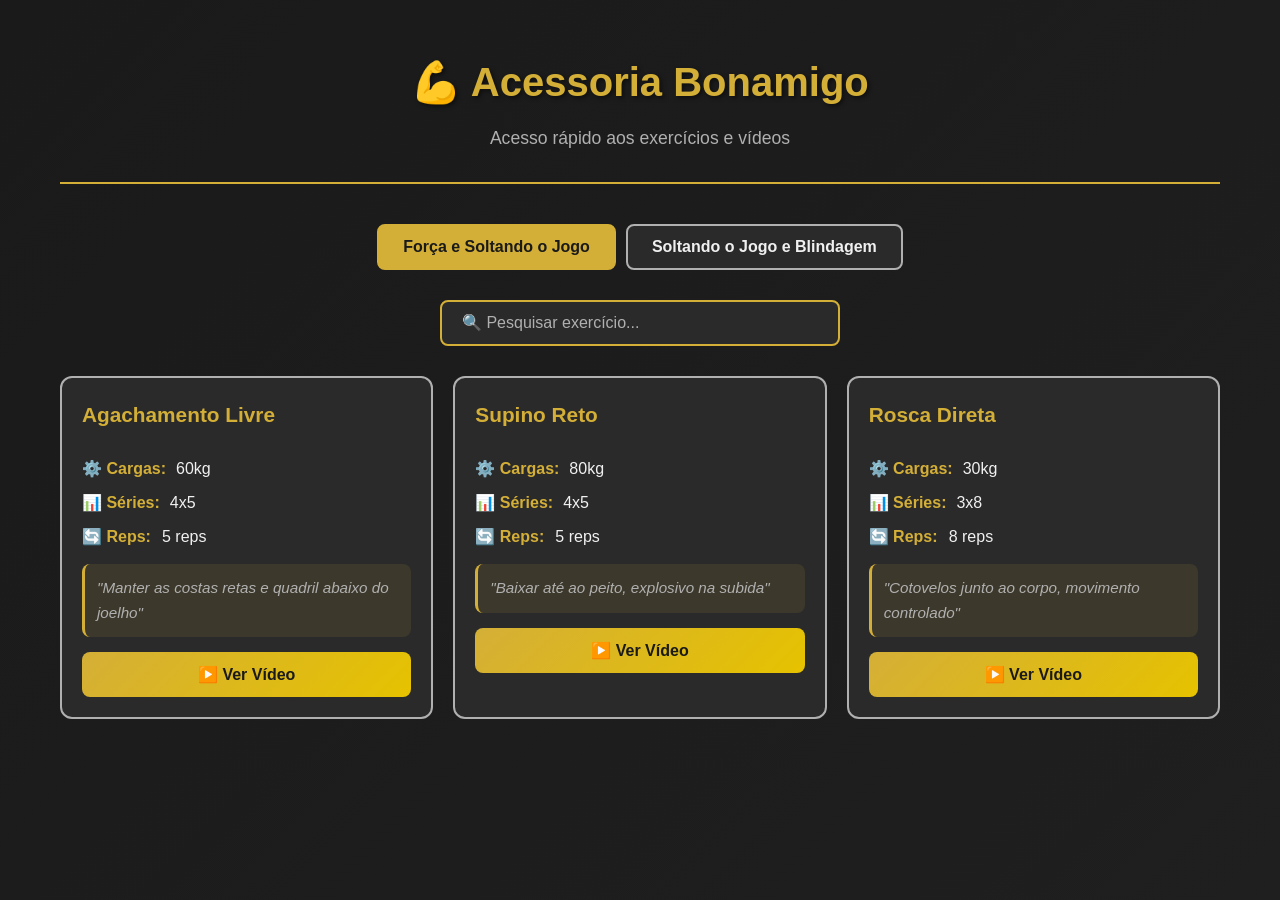
<file: app/index.html>
<!DOCTYPE html>
<html lang="pt-PT">
<head>
    <meta charset="UTF-8">
    <meta name="viewport" content="width=device-width, initial-scale=1.0">
    <meta name="theme-color" content="#d4af37">
    <meta name="description" content="Acesso rápido aos exercícios e vídeos de treino">
    <meta name="apple-mobile-web-app-capable" content="yes">
    <meta name="apple-mobile-web-app-status-bar-style" content="black-translucent">
    <meta name="apple-mobile-web-app-title" content="Bonamigo">
    <link rel="manifest" href="manifest.json">
    <link rel="icon" href="data:image/svg+xml,<svg xmlns='http://www.w3.org/2000/svg' viewBox='0 0 192 192'><rect fill='%231a1a1a' width='192' height='192'/><text x='96' y='120' font-size='100' font-weight='bold' text-anchor='middle' fill='%23d4af37' font-family='Arial'>💪</text></svg>">
    <title>Acessoria Bonamigo</title>
    <link rel="stylesheet" href="styles.css">
</head>
<body>
    <div class="container">
        <header>
            <h1>💪 Acessoria Bonamigo</h1>
            <p class="subtitle">Acesso rápido aos exercícios e vídeos</p>
        </header>

        <div class="tabs">
            <button class="tab-button active" data-category="força-soltando">
                Força e Soltando o Jogo
            </button>
            <button class="tab-button" data-category="soltando-blindagem">
                Soltando o Jogo e Blindagem
            </button>
        </div>

        <div class="search-bar">
            <input 
                type="text" 
                id="searchInput" 
                placeholder="🔍 Pesquisar exercício..."
            >
        </div>

        <div class="content">
            <div id="força-soltando" class="tab-content active">
                <div id="exercicios-força" class="exercicios-grid"></div>
            </div>
            <div id="soltando-blindagem" class="tab-content">
                <div id="exercicios-soltando" class="exercicios-grid"></div>
            </div>
        </div>
    </div>

    <script src="data.js"></script>
    <script src="app.js"></script>

    <!-- Registrar Service Worker para funcionamento offline -->
    <script>
        if ('serviceWorker' in navigator) {
            window.addEventListener('load', () => {
                navigator.serviceWorker.register('./service-worker.js')
                    .then(registration => {
                        console.log('Service Worker registrado com sucesso:', registration);
                    })
                    .catch(error => {
                        console.log('Erro ao registrar Service Worker:', error);
                    });
            });
        }
    </script>
</body>
</html>
</file>
<file: app/styles.css>
:root {
    --primary-color: #d4af37;
    --dark-bg: #1a1a1a;
    --card-bg: #2a2a2a;
    --text-light: #f0f0f0;
    --text-muted: #b0b0b0;
    --accent: #ff6b6b;
}

* {
    margin: 0;
    padding: 0;
    box-sizing: border-box;
}

body {
    font-family: 'Segoe UI', Tahoma, Geneva, Verdana, sans-serif;
    background: linear-gradient(135deg, var(--dark-bg) 0%, #1f1f1f 100%);
    color: var(--text-light);
    line-height: 1.6;
    min-height: 100vh;
}

.container {
    max-width: 1200px;
    margin: 0 auto;
    padding: 20px;
}

header {
    text-align: center;
    margin-bottom: 40px;
    padding: 30px 0;
    border-bottom: 2px solid var(--primary-color);
}

header h1 {
    font-size: 2.5em;
    color: var(--primary-color);
    margin-bottom: 10px;
    text-shadow: 2px 2px 4px rgba(0, 0, 0, 0.5);
}

.subtitle {
    color: var(--text-muted);
    font-size: 1.1em;
}

.tabs {
    display: flex;
    gap: 10px;
    margin-bottom: 30px;
    flex-wrap: wrap;
    justify-content: center;
}

.tab-button {
    padding: 12px 24px;
    background: var(--card-bg);
    border: 2px solid var(--text-muted);
    color: var(--text-light);
    border-radius: 8px;
    cursor: pointer;
    font-size: 1em;
    transition: all 0.3s ease;
    font-weight: 600;
}

.tab-button:hover {
    border-color: var(--primary-color);
    color: var(--primary-color);
    transform: translateY(-2px);
}

.tab-button.active {
    background: var(--primary-color);
    color: var(--dark-bg);
    border-color: var(--primary-color);
}

.search-bar {
    display: flex;
    justify-content: center;
    margin-bottom: 30px;
}

#searchInput {
    width: 100%;
    max-width: 400px;
    padding: 12px 20px;
    background: var(--card-bg);
    border: 2px solid var(--primary-color);
    border-radius: 8px;
    color: var(--text-light);
    font-size: 1em;
    transition: all 0.3s ease;
}

#searchInput:focus {
    outline: none;
    box-shadow: 0 0 15px rgba(212, 175, 55, 0.3);
}

#searchInput::placeholder {
    color: var(--text-muted);
}

.tab-content {
    display: none;
    animation: fadeIn 0.3s ease;
}

.tab-content.active {
    display: block;
}

@keyframes fadeIn {
    from {
        opacity: 0;
        transform: translateY(10px);
    }
    to {
        opacity: 1;
        transform: translateY(0);
    }
}

.exercicios-grid {
    display: grid;
    grid-template-columns: repeat(auto-fill, minmax(300px, 1fr));
    gap: 20px;
}

.exercicio-card {
    background: var(--card-bg);
    border: 2px solid var(--text-muted);
    border-radius: 12px;
    padding: 20px;
    transition: all 0.3s ease;
    cursor: pointer;
    display: flex;
    flex-direction: column;
    gap: 15px;
}

.exercicio-card:hover {
    border-color: var(--primary-color);
    transform: translateY(-5px);
    box-shadow: 0 10px 30px rgba(212, 175, 55, 0.2);
}

.exercicio-titulo {
    font-size: 1.3em;
    font-weight: bold;
    color: var(--primary-color);
    margin-bottom: 10px;
}

.exercicio-info {
    display: flex;
    flex-direction: column;
    gap: 8px;
}

.info-item {
    display: flex;
    gap: 10px;
    align-items: flex-start;
}

.info-label {
    font-weight: 600;
    color: var(--primary-color);
    min-width: 70px;
}

.info-value {
    color: var(--text-light);
    flex: 1;
}

.exercicio-comentario {
    background: rgba(212, 175, 55, 0.1);
    padding: 12px;
    border-radius: 8px;
    border-left: 3px solid var(--primary-color);
    font-style: italic;
    color: var(--text-muted);
    font-size: 0.95em;
}

.video-link {
    display: inline-block;
    background: linear-gradient(135deg, var(--primary-color) 0%, #e6c200 100%);
    color: var(--dark-bg);
    padding: 10px 20px;
    border-radius: 8px;
    text-decoration: none;
    font-weight: 600;
    text-align: center;
    transition: all 0.3s ease;
    cursor: pointer;
}

.video-link:hover {
    transform: scale(1.05);
    box-shadow: 0 5px 15px rgba(212, 175, 55, 0.4);
}

.empty-state {
    text-align: center;
    padding: 40px 20px;
    color: var(--text-muted);
}

.empty-state h3 {
    font-size: 1.5em;
    margin-bottom: 10px;
}

@media (max-width: 768px) {
    header h1 {
        font-size: 1.8em;
    }

    .exercicios-grid {
        grid-template-columns: 1fr;
    }

    .tabs {
        flex-direction: column;
    }

    .tab-button {
        width: 100%;
    }
}
</file>
